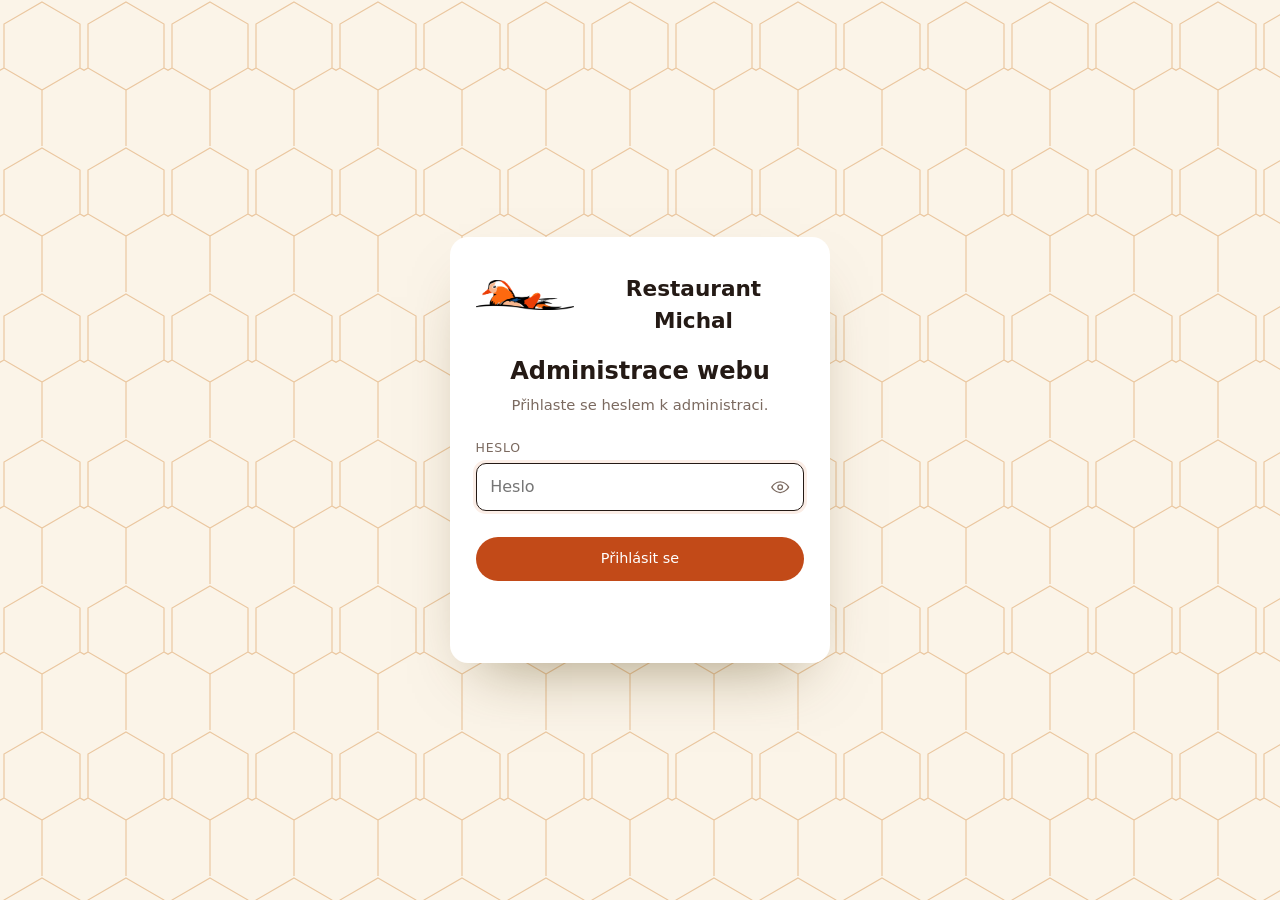
<file: admin/index.html>
<!DOCTYPE html>
<html lang="cs">
<head>
<meta charset="utf-8">
<meta name="viewport" content="width=device-width, initial-scale=1, viewport-fit=cover">
<meta name="robots" content="noindex, nofollow">
<meta name="theme-color" content="#F5F2ED">
<title>Administrace – Restaurant Michal</title>
<link rel="icon" href="../assets/img/favicon.png" type="image/png">
<link rel="stylesheet" href="admin.css?v=__V_ACSS__">
</head>
<body>
<div id="app" aria-live="polite"><div class="boot"><span class="spin"></span></div></div>
<div id="toasts" aria-live="polite"></div>
<div id="modal-root"></div>
<script src="admin.js?v=__V_AJS__"></script>
</body>
</html>
</file>
<file: admin/admin.css>
/* Administrace Restaurant Michal — mobile-first (vzor: administrace webhunter-admin) */
*, *::before, *::after { margin: 0; padding: 0; box-sizing: border-box; }
:root {
  --cream: #F5F2ED; --paper: #FFFFFF; --beige: #FBF4E8; --sand: #D6CABB; --taupe: #96601F;
  --ink: #241A15; --muted: #7B6A60; --line: rgba(36,26,21,.14); --yellow: #FBEEE7; --yellow-2: #F3D9CB;
  --cta: #C24A18; --cta-2: #9E3A11; --gold: #D99A58;
  --ok: #2F6B46; --err: #A3231A; --orange: #8F462C;
  --serif: 'Manrope', 'Segoe UI', system-ui, sans-serif; --sans: 'Manrope', 'Segoe UI', system-ui, sans-serif;
  --r: 10px; --ease: cubic-bezier(.22,1,.36,1);
}
html { -webkit-text-size-adjust: 100%; }
body { font-family: var(--sans); font-weight: 400; font-size: 16px; line-height: 1.5; color: var(--ink); background: var(--cream); -webkit-font-smoothing: antialiased; }
button, input, select, textarea { font: inherit; color: inherit; }
button { cursor: pointer; background: none; border: 0; }
img { display: block; max-width: 100%; }
a { color: inherit; }
svg { width: 1.15em; height: 1.15em; flex-shrink: 0; }
:focus-visible { outline: 2px solid var(--ink); outline-offset: 2px; }

.boot { min-height: 100svh; display: grid; place-items: center; align-content: center; gap: 1.5rem; }
.boot img { width: 170px; }
.spin { width: 22px; height: 22px; border: 2px solid var(--line); border-top-color: var(--ink); border-radius: 50%; animation: spin .8s linear infinite; }
@keyframes spin { to { transform: rotate(360deg); } }

/* tlačítka */
.btn { display: inline-flex; align-items: center; justify-content: center; gap: .5rem; min-height: 44px; padding: .6rem 1.1rem; border-radius: 999px; font-size: .9rem; font-weight: 500; background: var(--paper); box-shadow: inset 0 0 0 1px var(--line); transition: background .2s, box-shadow .2s; white-space: nowrap; }
.btn:hover { box-shadow: inset 0 0 0 1px var(--ink); }
.btn-primary { background: var(--cta); color: #fff; box-shadow: none; }
.btn-primary:hover { background: var(--cta-2); box-shadow: none; }
.btn-dark { background: var(--ink); color: var(--cream); box-shadow: none; }
.btn-dark:hover { background: #2b2825; box-shadow: none; }
.btn-danger { color: var(--err); }
.btn-ghost { background: transparent; box-shadow: none; }
.btn-ghost:hover { background: rgba(22,21,19,.06); box-shadow: none; }
.btn-sm { min-height: 36px; padding: .35rem .8rem; font-size: .82rem; }
.btn-icon { width: 40px; min-height: 40px; padding: 0; border-radius: 50%; }
.btn[disabled] { opacity: .5; pointer-events: none; }

/* přihlášení */
.login { min-height: 100svh; display: grid; place-items: center; padding: 1.5rem; background: var(--beige); position: relative; overflow: hidden; }
.login::before { content: ''; position: absolute; inset: 0; background-image: url("data:image/svg+xml,%3Csvg xmlns='http://www.w3.org/2000/svg' width='84' height='146' viewBox='0 0 84 146'%3E%3Cpath d='M42 2 80 24v44L42 90 4 68V24zM42 90v56M4 68 -34 90M80 68l38 22' fill='none' stroke='%23D99A58' stroke-opacity='.5' stroke-width='1.2'/%3E%3C/svg%3E"); pointer-events: none; }
.login-card { position: relative; width: min(380px, 100%); background: var(--paper); border-radius: 18px; padding: 2.2rem 1.6rem 1.8rem; box-shadow: 0 30px 60px -30px rgba(80,60,10,.5); text-align: center; }
.login-card img { width: 170px; margin: 0 auto 1.2rem; }
.login-card h1 { font-family: var(--serif); font-weight: 600; font-size: 1.5rem; margin-bottom: .3rem; }
.login-card p { color: var(--muted); font-size: .92rem; margin-bottom: 1.4rem; }
.login-card .field { text-align: left; }
.login-card .btn { width: 100%; margin-top: .6rem; }
.login-err { color: var(--err); font-size: .88rem; min-height: 1.3rem; margin-top: .6rem; }
.pw-wrap { position: relative; }
.pw-wrap input { padding-right: 3rem; }
.pw-eye { position: absolute; right: 4px; top: 50%; translate: 0 -50%; width: 40px; height: 40px; display: grid; place-items: center; color: var(--muted); }

/* shell */
.shell { min-height: 100svh; display: grid; grid-template-rows: auto 1fr; }
.top { position: sticky; top: 0; z-index: 30; display: flex; align-items: center; gap: .6rem; padding: .55rem .8rem; padding-top: calc(.55rem + env(safe-area-inset-top, 0px)); background: rgba(245,242,237,.94); backdrop-filter: blur(10px); -webkit-backdrop-filter: blur(10px); border-bottom: 1px solid var(--line); }
.top-logo { display: flex; align-items: center; gap: .6rem; text-decoration: none; margin-right: auto; }
.top-logo img { height: 34px; }
.top-logo span { display: none; font-size: .72rem; letter-spacing: .2em; text-transform: uppercase; color: var(--muted); }
.pub { display: none; align-items: center; gap: .45rem; font-size: .8rem; color: var(--muted); }
.pub i { width: 8px; height: 8px; border-radius: 50%; background: var(--ok); }
.pub.busy i { background: var(--yellow-2); animation: pulse 1s infinite alternate; }
.pub.warn i { background: var(--err); }
@keyframes pulse { to { opacity: .3; } }
.menu-btn { display: inline-flex; }
.layout { display: grid; grid-template-columns: minmax(0, 1fr); }
.nav { position: fixed; inset: 0; z-index: 40; background: var(--cream); padding: 5rem 1rem 2rem; display: flex; flex-direction: column; gap: .15rem; transform: translateX(-100%); transition: transform .35s var(--ease); overflow-y: auto; }
.nav.open { transform: none; }
.nav-close { position: absolute; top: calc(.9rem + env(safe-area-inset-top, 0px)); right: .9rem; }
.nav a { display: flex; align-items: center; gap: .8rem; padding: .85rem 1rem; border-radius: var(--r); text-decoration: none; font-size: 1.02rem; }
.nav a svg { width: 1.3rem; height: 1.3rem; color: var(--taupe); }
.nav a.on { background: var(--yellow); }
.nav a.on svg { color: var(--ink); }
.nav hr { border: 0; border-top: 1px solid var(--line); margin: .8rem .5rem; }
.nav .dot { width: 7px; height: 7px; border-radius: 50%; background: var(--err); margin-left: auto; }
main.view { padding: 1.2rem 1rem 8rem; max-width: 880px; width: 100%; margin: 0 auto; }
.view-head { margin: .4rem 0 1.4rem; }
.view-head h1 { font-family: var(--serif); font-weight: 600; font-size: 1.9rem; line-height: 1.15; }
.view-head p { color: var(--muted); margin-top: .35rem; font-size: .95rem; max-width: 40em; }
.crumb { display: inline-flex; align-items: center; gap: .3rem; font-size: .85rem; color: var(--muted); text-decoration: none; margin-bottom: .6rem; }

/* karty a formuláře */
.card { min-width: 0; background: var(--paper); border-radius: 14px; padding: 1.1rem; box-shadow: 0 1px 0 var(--line); margin-bottom: 1rem; }
.card > h2 { font-family: var(--serif); font-weight: 600; font-size: 1.3rem; margin-bottom: .2rem; }
.card > .hint { color: var(--muted); font-size: .88rem; margin-bottom: 1rem; }
.field { display: block; margin-bottom: 1rem; }
.field:last-child { margin-bottom: 0; }
.field > span { display: block; font-size: .78rem; font-weight: 500; letter-spacing: .06em; text-transform: uppercase; color: var(--muted); margin-bottom: .35rem; }
.field > small { display: block; color: var(--muted); font-size: .82rem; margin-top: .35rem; }
input[type=text], input[type=password], input[type=number], input[type=url], input[type=email], input[type=tel], input[type=time], select, textarea {
  width: 100%; min-height: 46px; padding: .7rem .85rem; border-radius: var(--r); border: 1px solid var(--line); background: #fff; font-size: 16px; transition: border-color .2s, box-shadow .2s; }
textarea { resize: vertical; min-height: 110px; line-height: 1.5; }
input:focus, select:focus, textarea:focus { outline: none; border-color: var(--ink); box-shadow: 0 0 0 3px var(--yellow); }
.row2 { display: grid; grid-template-columns: minmax(0, 1fr); gap: 0 1rem; }
.row2 > .field { margin-bottom: 1rem; }
.row2 + .field, .field + .row2 { margin-top: 0; }
.check { display: flex; align-items: center; gap: .7rem; min-height: 44px; cursor: pointer; }
.check input { width: 22px; height: 22px; accent-color: var(--ink); }

/* seznamy položek */
.items { display: flex; flex-direction: column; gap: .6rem; }
.item { background: #fff; border: 1px solid var(--line); border-radius: 12px; overflow: hidden; }
.item-head { display: flex; align-items: center; gap: .5rem; padding: .45rem .45rem .45rem .9rem; min-height: 54px; }
.item-head .t { flex: 1; min-width: 0; cursor: pointer; }
.item-head .t b { display: block; font-weight: 500; overflow: hidden; text-overflow: ellipsis; white-space: nowrap; }
.item-head .t small { display: block; color: var(--muted); font-size: .8rem; overflow: hidden; text-overflow: ellipsis; white-space: nowrap; }
.item-head .thumb { width: 42px; height: 42px; border-radius: 8px; object-fit: contain; padding: 3px; background: var(--beige); flex-shrink: 0; }
.item-tools { display: flex; gap: .15rem; }
.item-tools .btn-icon { width: 36px; min-height: 36px; color: var(--muted); }
.item-body { padding: .2rem .9rem 1rem; border-top: 1px solid var(--line); display: none; }
.item.open .item-body { display: block; padding-top: 1rem; }
.item.open .chev { transform: rotate(180deg); }
.chev { transition: transform .25s; }
.add { width: 100%; margin-top: .6rem; border: 1.5px dashed var(--sand); background: transparent; box-shadow: none; border-radius: 12px; min-height: 50px; color: var(--taupe); }
.add:hover { border-color: var(--ink); color: var(--ink); box-shadow: none; }
.empty { color: var(--muted); font-size: .9rem; padding: .6rem 0; }

/* obrázek */
.img-field { display: flex; gap: .8rem; align-items: center; flex-wrap: wrap; }
.img-field .prev { width: 110px; aspect-ratio: 4/5; border-radius: 12px; object-fit: contain; padding: 8px; background: radial-gradient(circle at 50% 60%, #FFF4C8, var(--beige) 70%); }
.img-field .acts { display: flex; flex-direction: column; gap: .4rem; }
.lib { display: grid; grid-template-columns: repeat(3, 1fr); gap: .5rem; max-height: 60vh; overflow-y: auto; }
.lib button { aspect-ratio: 1; border-radius: 8px; overflow: hidden; background: var(--beige); }
.lib img { width: 100%; height: 100%; object-fit: contain; padding: 6px; }
.lib button:hover { outline: 3px solid var(--yellow-2); }

/* rozvrh */
.day-tabs { display: flex; gap: .35rem; overflow-x: auto; scrollbar-width: none; margin-bottom: 1rem; }
.day-tabs::-webkit-scrollbar { display: none; }
.day-tabs button { flex: 1 0 auto; min-width: 44px; min-height: 44px; border-radius: 999px; padding: 0 .9rem; box-shadow: inset 0 0 0 1px var(--line); background: var(--paper); font-weight: 500; }
.day-tabs button.on { background: var(--ink); color: var(--cream); box-shadow: none; }
.day-tabs small { font-weight: 400; opacity: .6; margin-left: .25rem; }
.cls { display: grid; grid-template-columns: 6.2rem minmax(0, 1fr) auto; gap: .5rem; align-items: center; padding: .5rem 0; border-bottom: 1px solid var(--line); }
.cls:last-of-type { border-bottom: 0; }
.cls .len { grid-column: 2; }
.cls .del { grid-column: 3; grid-row: 1 / span 2; }

/* přehled */
.tiles { display: grid; grid-template-columns: 1fr 1fr; gap: .6rem; }
.tile { display: flex; flex-direction: column; gap: .5rem; padding: 1rem; border-radius: 14px; background: var(--paper); box-shadow: 0 1px 0 var(--line); text-decoration: none; min-height: 110px; }
.tile svg { width: 1.6rem; height: 1.6rem; color: var(--taupe); }
.tile b { font-weight: 500; }
.tile small { color: var(--muted); font-size: .82rem; line-height: 1.35; }
.tile:hover { box-shadow: 0 0 0 1px var(--ink); }
.banner { display: flex; gap: .8rem; align-items: flex-start; padding: 1rem; border-radius: 14px; background: var(--yellow); margin-bottom: 1rem; }
.banner svg { width: 1.4rem; height: 1.4rem; margin-top: .1rem; }
.banner p { font-size: .92rem; }
.banner a { font-weight: 500; }

/* lišta uložení */
.savebar { position: fixed; left: .6rem; right: .6rem; bottom: calc(.6rem + env(safe-area-inset-bottom, 0px)); z-index: 35; display: flex; align-items: center; gap: .5rem; padding: .55rem .55rem .55rem 1rem; border-radius: 16px; background: var(--ink); color: var(--cream); box-shadow: 0 20px 40px -15px rgba(0,0,0,.45); transform: translateY(150%); transition: transform .4s var(--ease); }
.savebar.on { transform: none; }
.savebar span { flex: 1; font-size: .88rem; }
.savebar .btn-ghost { color: var(--cream); }
.savebar .btn-primary { color: #fff; }
.savebar .btn-ghost:hover { background: rgba(255,255,255,.1); }
.progress-line { position: fixed; top: 0; left: 0; height: 3px; width: 100%; z-index: 100; background: linear-gradient(90deg, transparent, var(--yellow-2), transparent); background-size: 50% 100%; animation: prog 1s linear infinite; }
@keyframes prog { from { background-position: -50% 0; } to { background-position: 150% 0; } }

/* toast + modal */
#toasts { position: fixed; top: calc(.8rem + env(safe-area-inset-top, 0px)); left: 50%; translate: -50% 0; z-index: 200; display: flex; flex-direction: column; gap: .5rem; width: min(420px, calc(100% - 1.6rem)); }
.toast { background: var(--ink); color: var(--cream); padding: .8rem 1rem; border-radius: 12px; box-shadow: 0 14px 30px -12px rgba(0,0,0,.45); animation: tin .35s var(--ease); }
.toast b { display: block; font-weight: 500; }
.toast small { display: block; opacity: .75; font-size: .85rem; }
.toast.ok { border-left: 4px solid var(--yellow); }
.toast.err { background: var(--err); }
@keyframes tin { from { opacity: 0; transform: translateY(-8px); } }
.modal-bg { position: fixed; inset: 0; z-index: 150; background: rgba(22,21,19,.45); display: flex; align-items: flex-end; justify-content: center; animation: fin .2s; }
@keyframes fin { from { opacity: 0; } }
.modal { background: var(--paper); width: 100%; max-width: 560px; max-height: 90svh; overflow-y: auto; border-radius: 18px 18px 0 0; padding: 1.3rem 1.1rem calc(1.1rem + env(safe-area-inset-bottom, 0px)); animation: mup .3s var(--ease); }
@keyframes mup { from { transform: translateY(40px); opacity: 0; } }
.modal h2 { font-family: var(--serif); font-weight: 600; font-size: 1.35rem; margin-bottom: .8rem; }
.modal p { color: var(--muted); margin-bottom: 1rem; }
.modal-actions { display: flex; gap: .5rem; justify-content: flex-end; margin-top: 1rem; flex-wrap: wrap; }

@media (min-width: 720px) {
  .row2 { grid-template-columns: minmax(0, 1fr) minmax(0, 1fr); }
  .top-logo span { display: inline; }
  .tiles { grid-template-columns: repeat(3, 1fr); }
  .lib { grid-template-columns: repeat(5, 1fr); }
  .modal-bg { align-items: center; }
  .modal { border-radius: 18px; }
  .cls { grid-template-columns: 7rem minmax(0, 1fr) 7rem auto; }
  .cls .len { grid-column: auto; }
  .cls .del { grid-column: auto; grid-row: auto; }
  .savebar { left: 50%; right: auto; translate: -50% 0; width: min(560px, calc(100% - 2rem)); }
}
@media (min-width: 1000px) {
  .menu-btn, .nav-close { display: none; }
  .pub { display: inline-flex; margin-right: .6rem; }
  .layout { grid-template-columns: 250px minmax(0, 1fr); }
  .nav { position: sticky; top: 57px; height: calc(100svh - 57px); transform: none; padding: 1.2rem .8rem; background: transparent; border-right: 1px solid var(--line); }
  main.view { padding: 2rem 2rem 8rem; }
  .view-head h1 { font-size: 2.3rem; }
  .savebar { left: calc(50% + 125px); }
}

.item, .items, .item-body { min-width: 0; }
.img-field .acts .btn { justify-content: flex-start; }

/* ---------------- e-shop: objednávky, varianty, barvy ---------------- */
.badge { display: inline-flex; align-items: center; gap: .35rem; padding: .2rem .65rem; border-radius: 999px; font-size: .76rem; font-weight: 600; white-space: nowrap; background: var(--beige); }
.badge.s-nova { background: var(--yellow); }
.badge.s-zaplacena { background: #DCEBCB; color: #2F5418; }
.badge.s-pripravena { background: #D7E6F3; color: #1D4466; }
.badge.s-vyrizena { background: #E9E4DA; color: #5A4E3C; }
.badge.s-zrusena { background: #F4D9D4; color: #8A2A1F; }
.badge.test { background: transparent; box-shadow: inset 0 0 0 1px var(--sand); color: var(--muted); }
.ofilters { display: flex; gap: .35rem; overflow-x: auto; scrollbar-width: none; margin-bottom: 1rem; }
.ofilters button { flex: none; min-height: 40px; padding: 0 .9rem; border-radius: 999px; box-shadow: inset 0 0 0 1px var(--line); background: var(--paper); font-size: .88rem; font-weight: 500; }
.ofilters button.on { background: var(--ink); color: var(--cream); box-shadow: none; }
.ofilters small { opacity: .65; margin-left: .3rem; }
.olist { display: flex; flex-direction: column; gap: .5rem; }
.orow { display: grid; grid-template-columns: minmax(0, 1fr) auto; gap: .2rem .8rem; align-items: center; padding: .85rem 1rem; border-radius: 12px; background: #fff; border: 1px solid var(--line); text-decoration: none; }
.orow:hover { border-color: var(--ink); }
.orow b { font-weight: 600; }
.orow .num { font-variant-numeric: tabular-nums; }
.orow .sum { font-family: var(--serif); font-size: 1.15rem; text-align: right; }
.orow small { color: var(--muted); font-size: .82rem; }
.otable { width: 100%; border-collapse: collapse; font-size: .93rem; }
.otable td { padding: .55rem .4rem .55rem 0; border-bottom: 1px solid var(--line); vertical-align: top; }
.otable td.r { text-align: right; white-space: nowrap; }
.otable tr.tot td { border: 0; padding-top: .8rem; font-size: 1.05rem; font-weight: 600; }
.kv { display: grid; grid-template-columns: 7.5rem minmax(0, 1fr); gap: .35rem .8rem; font-size: .93rem; }
.kv dt { color: var(--muted); }
.kv dd { overflow-wrap: anywhere; white-space: pre-wrap; }
.status-btns { display: flex; flex-wrap: wrap; gap: .4rem; }
.status-btns .btn.on { background: var(--ink); color: var(--cream); box-shadow: none; }
.hist { list-style: none; font-size: .85rem; color: var(--muted); display: grid; gap: .2rem; }
.qrbox { display: flex; gap: 1rem; align-items: center; flex-wrap: wrap; }
.qrbox code { font-size: .75rem; word-break: break-all; color: var(--muted); }
.vrow { display: grid; grid-template-columns: 46px minmax(0, 1fr) 7rem auto auto; gap: .5rem; align-items: center; padding: .5rem 0; border-bottom: 1px solid var(--line); }
.vrow:last-of-type { border-bottom: 0; }
.vrow .check { min-height: 40px; font-size: .85rem; gap: .4rem; }
.vrow .check input { width: 18px; height: 18px; }
.vimg { width: 46px; height: 46px; border-radius: 8px; object-fit: contain; padding: 3px; background: var(--beige); cursor: pointer; }
.color-field { display: flex; align-items: center; gap: .6rem; }
.color-field input[type=color] { width: 52px; height: 46px; padding: 3px; border-radius: var(--r); border: 1px solid var(--line); background: #fff; cursor: pointer; }
.note-ok { color: var(--ok); font-weight: 500; }
.note-warn { color: var(--err); font-weight: 500; }
.price-in { position: relative; }
.price-in input { padding-right: 2.6rem; }
.price-in::after { content: 'Kč'; position: absolute; right: .85rem; top: 50%; translate: 0 -50%; color: var(--muted); font-size: .9rem; pointer-events: none; }
@media (max-width: 719px) {
  .vrow { grid-template-columns: 46px minmax(0, 1fr) 6.5rem; }
  .vrow .vimg { grid-row: span 2; }
  .vrow .check { grid-column: 2; }
  .vrow .del { grid-column: 3; justify-self: end; }
  .kv { grid-template-columns: 1fr; gap: 0; }
  .kv dt { margin-top: .5rem; font-size: .8rem; }
}

/* Penzion Bella – doplňky */
@font-face { font-family: Outfit; font-weight: 600; font-display: swap; src: url(../assets/fonts/98848575513c9742-s.p.woff2) format("woff2"); unicode-range: u+0100-02ba, u+02bd-02c5, u+02c7-02cc, u+02ce-02d7, u+02dd-02ff, u+0304, u+0308, u+0329, u+1d00-1dbf, u+1e00-1e9f, u+1ef2-1eff, u+2020, u+20a0-20ab, u+20ad-20c0, u+2113, u+2c60-2c7f, u+a720-a7ff; }
@font-face { font-family: Outfit; font-weight: 600; font-display: swap; src: url(../assets/fonts/7b0b24f36b1a6d0b-s.woff2) format("woff2"); unicode-range: u+00??, u+0131, u+0152-0153, u+02bb-02bc, u+02c6, u+02da, u+02dc, u+0304, u+0308, u+0329, u+2000-206f, u+20ac, u+2122, u+2191, u+2193, u+2212, u+2215, u+feff, u+fffd; }
.brand { display: inline-flex; align-items: center; gap: .55rem; color: var(--ink); font-family: var(--serif); font-weight: 600; font-size: 1.05rem; text-decoration: none; }
.brand svg { width: 28px; height: 28px; color: var(--cta); }
.login-card .brand { justify-content: center; font-size: 1.35rem; margin-bottom: 1rem; }
.login-card .brand svg { width: 36px; height: 36px; }
.photos { display: grid; grid-template-columns: repeat(auto-fill, minmax(150px, 1fr)); gap: .8rem; }
.photo { position: relative; background: var(--paper); border-radius: 12px; box-shadow: inset 0 0 0 1px var(--line); overflow: hidden; display: flex; flex-direction: column; }
.photo img { width: 100%; aspect-ratio: 4/3; object-fit: cover; background: var(--beige); cursor: pointer; }
.photo .ph-tools { display: flex; justify-content: space-between; align-items: center; padding: .25rem .3rem; gap: .2rem; }
.photo .ph-tools .btn-icon { width: 34px; min-height: 34px; }
.photo .ph-first { position: absolute; top: .4rem; left: .4rem; background: rgba(255,255,255,.92); border-radius: 999px; font-size: .7rem; padding: .1rem .5rem; }
.photo textarea { border: 0; border-top: 1px solid var(--line); border-radius: 0; font-size: .78rem; min-height: 3.6rem; padding: .4rem .5rem; resize: vertical; }
.photo-add { display: grid; place-items: center; align-content: center; gap: .4rem; min-height: 150px; border-radius: 12px; border: 2px dashed var(--sand); color: var(--muted); font-size: .85rem; text-align: center; padding: .8rem; }
.photo-add:hover { border-color: var(--cta); color: var(--cta); }
.photo-add svg { width: 26px; height: 26px; }
.trow { display: grid; grid-template-columns: minmax(0, 1fr) 7.5rem 40px; gap: .5rem; align-items: center; margin-bottom: .45rem; }
.trow.t3 { grid-template-columns: 1.2fr 1.6fr 8rem 9rem 40px; }
@media (max-width: 640px) { .trow.t3 { grid-template-columns: 1fr 1fr; } .trow.t3 > :nth-child(2) { grid-column: 1 / -1; order: 3; } .trow.t3 > :last-child { justify-self: end; } }
.trow input { min-width: 0; }
.thead { font-size: .75rem; text-transform: uppercase; letter-spacing: .06em; color: var(--muted); margin-bottom: .3rem; }
.help { background: var(--paper); border-radius: 14px; box-shadow: inset 0 0 0 1px var(--line); padding: 1rem 1.1rem; font-size: .92rem; }
.help ol { padding-left: 1.2rem; display: grid; gap: .35rem; }

/* Restaurant Michal: jazyky, rezervace */
.langbar { position: sticky; top: 60px; z-index: 5; display: flex; flex-wrap: wrap; align-items: center; gap: .35rem; margin: 0 0 1.2rem; padding: .6rem .7rem; background: var(--paper); border-radius: var(--r); box-shadow: 0 1px 0 var(--line), 0 6px 18px rgba(36,26,21,.06); }
.langbar > span { font-size: .82rem; color: var(--muted); margin-right: .3rem; }
.langbar > small { margin-left: auto; font-size: .82rem; color: var(--muted); }
.langbar .btn { min-height: 36px; padding: .3rem .8rem; font-weight: 600; }
.alert { display: flex; align-items: center; gap: .8rem; padding: 1rem 1.2rem; margin-bottom: 1.2rem; border-radius: var(--r); background: #FBE7DC; color: var(--ink); text-decoration: none; box-shadow: inset 0 0 0 1px #F0C3AA; }
.alert span { color: var(--cta); }
.alert small { margin-left: auto; color: var(--cta); font-weight: 600; }
.forms { display: flex; flex-direction: column; }
.frow { display: grid; grid-template-columns: 8.5rem 1.4fr 1fr 1fr auto; gap: .8rem; align-items: center; text-align: left; padding: .85rem .4rem; border-bottom: 1px solid var(--line); font-size: .92rem; }
.frow:hover { background: var(--cream); }
.frow.new b { color: var(--cta); }
.frow small { color: var(--muted); }
.fst { display: inline-block; justify-self: start; padding: .2rem .6rem; border-radius: 999px; font-size: .74rem; font-weight: 600; background: var(--cream); }
.st-nova { background: #FBE7DC; color: var(--cta-2); }
.st-potvrzena { background: #E3F0E7; color: var(--ok); }
.st-vyrizena { background: #ECEAE6; color: var(--muted); }
.st-zrusena { background: #F6E1DE; color: var(--err); }
.ftable { width: 100%; border-collapse: collapse; margin-bottom: 1.2rem; font-size: .92rem; }
.ftable th { text-align: left; font-weight: 500; color: var(--muted); padding: .5rem .8rem .5rem 0; vertical-align: top; white-space: nowrap; border-bottom: 1px solid var(--line); }
.ftable td { padding: .5rem 0; border-bottom: 1px solid var(--line); white-space: pre-wrap; word-break: break-word; }
@media (max-width: 700px) {
  .frow { grid-template-columns: 1fr auto; }
  .frow > span:nth-of-type(2), .frow > span:nth-of-type(3) { display: none; }
  .frow small { grid-column: span 2; }
  .langbar { top: 56px; }
}
</file>
